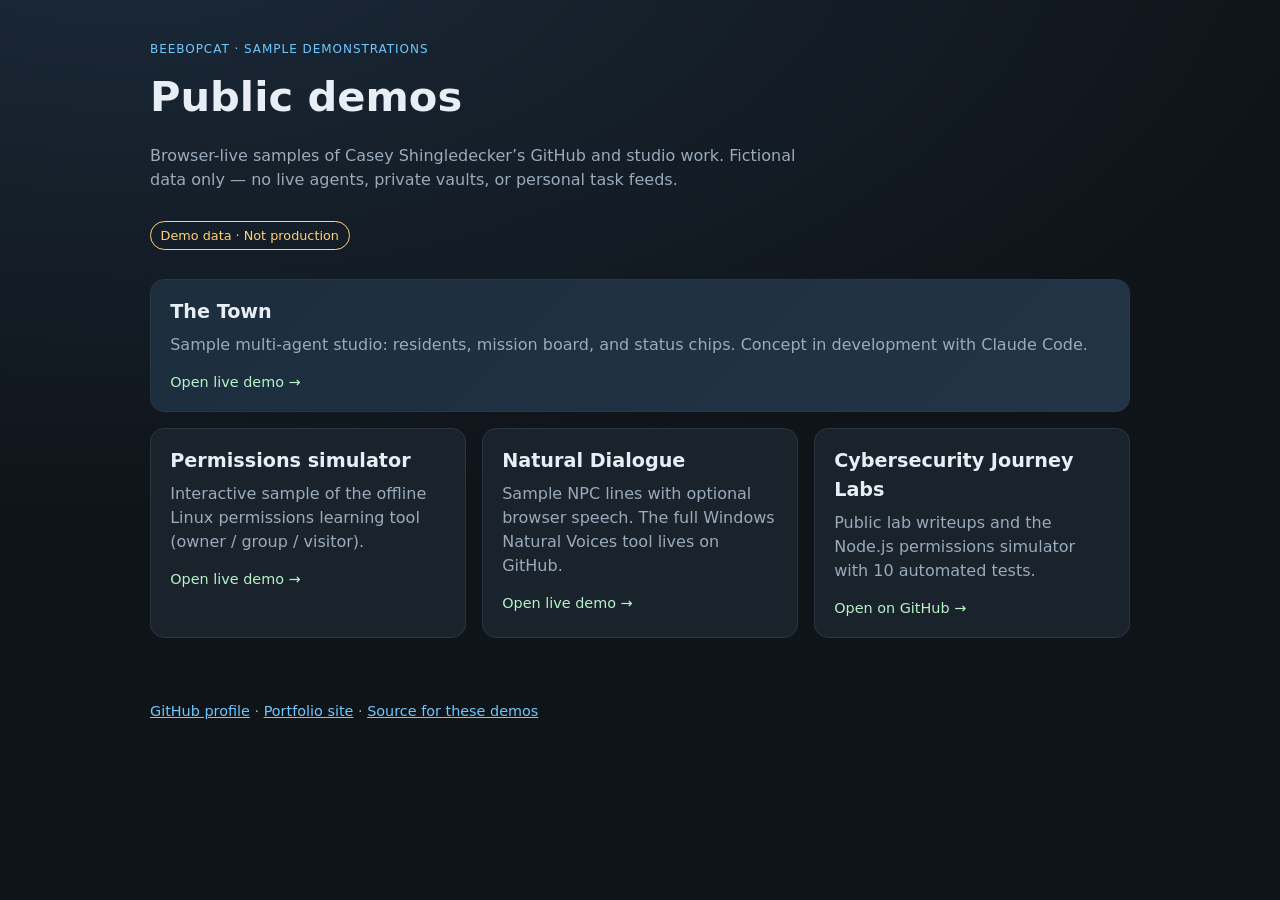
<file: index.html>
<!DOCTYPE html>
<html lang="en">
<head>
  <meta charset="utf-8" />
  <meta name="viewport" content="width=device-width, initial-scale=1" />
  <title>Public demos — Casey Shingledecker</title>
  <link rel="stylesheet" href="styles.css" />
</head>
<body>
  <header class="wrap">
    <p class="eyebrow">Beebopcat · sample demonstrations</p>
    <h1>Public demos</h1>
    <p class="lede">Browser-live samples of Casey Shingledecker’s GitHub and studio work. Fictional data only — no live agents, private vaults, or personal task feeds.</p>
    <p class="badge">Demo data · Not production</p>
  </header>

  <main class="wrap grid">
    <a class="card featured" href="town/">
      <h2>The Town</h2>
      <p>Sample multi-agent studio: residents, mission board, and status chips. Concept in development with Claude Code.</p>
      <span>Open live demo →</span>
    </a>
    <a class="card" href="permissions/">
      <h2>Permissions simulator</h2>
      <p>Interactive sample of the offline Linux permissions learning tool (owner / group / visitor).</p>
      <span>Open live demo →</span>
    </a>
    <a class="card" href="dialogue/">
      <h2>Natural Dialogue</h2>
      <p>Sample NPC lines with optional browser speech. The full Windows Natural Voices tool lives on GitHub.</p>
      <span>Open live demo →</span>
    </a>
    <a class="card" href="https://github.com/Beebopcat/cybersecurity-journey-labs" rel="noopener">
      <h2>Cybersecurity Journey Labs</h2>
      <p>Public lab writeups and the Node.js permissions simulator with 10 automated tests.</p>
      <span>Open on GitHub →</span>
    </a>
  </main>

  <footer class="wrap">
    <p><a href="https://github.com/Beebopcat">GitHub profile</a> · <a href="https://casey-portfolio-store.netlify.app/portfolio">Portfolio site</a> · <a href="https://github.com/Beebopcat/public-demos">Source for these demos</a></p>
  </footer>
</body>
</html>
</file>
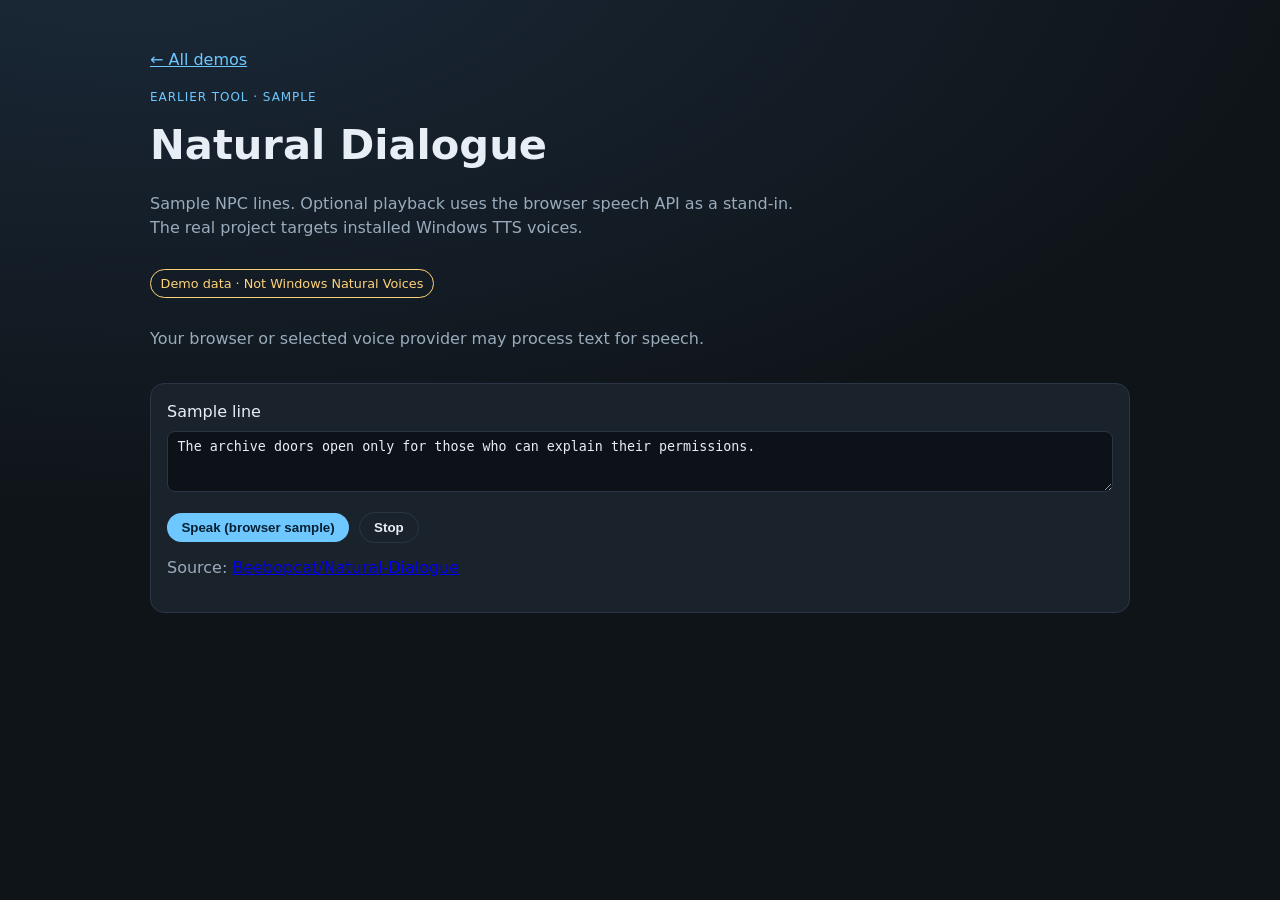
<file: dialogue/index.html>
<!DOCTYPE html>
<html lang="en">
<head>
  <meta charset="utf-8" />
  <meta name="viewport" content="width=device-width, initial-scale=1" />
  <title>Natural Dialogue — sample</title>
  <link rel="stylesheet" href="../styles.css" />
</head>
<body>
  <header class="wrap">
    <nav class="nav"><a href="../">← All demos</a></nav>
    <p class="eyebrow">Earlier tool · sample</p>
    <h1>Natural Dialogue</h1>
    <p class="lede">Sample NPC lines. Optional playback uses the browser speech API as a stand-in. The real project targets installed Windows TTS voices.</p>
    <p class="badge">Demo data · Not Windows Natural Voices</p>
    <p class="lede">Your browser or selected voice provider may process text for speech.</p>
  </header>

  <main class="wrap" style="display:grid; gap:1rem; padding-bottom:2.5rem;">
    <section class="panel">
      <label for="line">Sample line</label><br />
      <textarea id="line" rows="3" style="width:100%; margin-top:0.4rem">The archive doors open only for those who can explain their permissions.</textarea>
      <div class="row" style="margin-top:0.8rem">
        <button id="speak" type="button">Speak (browser sample)</button>
        <button id="stop" type="button" class="secondary">Stop</button>
      </div>
      <p class="lede" style="margin-top:0.8rem">Source: <a href="https://github.com/Beebopcat/Natural-Dialogue">Beebopcat/Natural-Dialogue</a></p>
    </section>
  </main>

  <script>
  document.getElementById("speak").onclick = () => {
    if (!window.speechSynthesis) { alert("Speech synthesis not available in this browser."); return; }
    const u = new SpeechSynthesisUtterance(document.getElementById("line").value);
    u.lang = "en-GB";
    speechSynthesis.cancel();
    speechSynthesis.speak(u);
  };
  document.getElementById("stop").onclick = () => window.speechSynthesis?.cancel();
  </script>
</body>
</html>
</file>
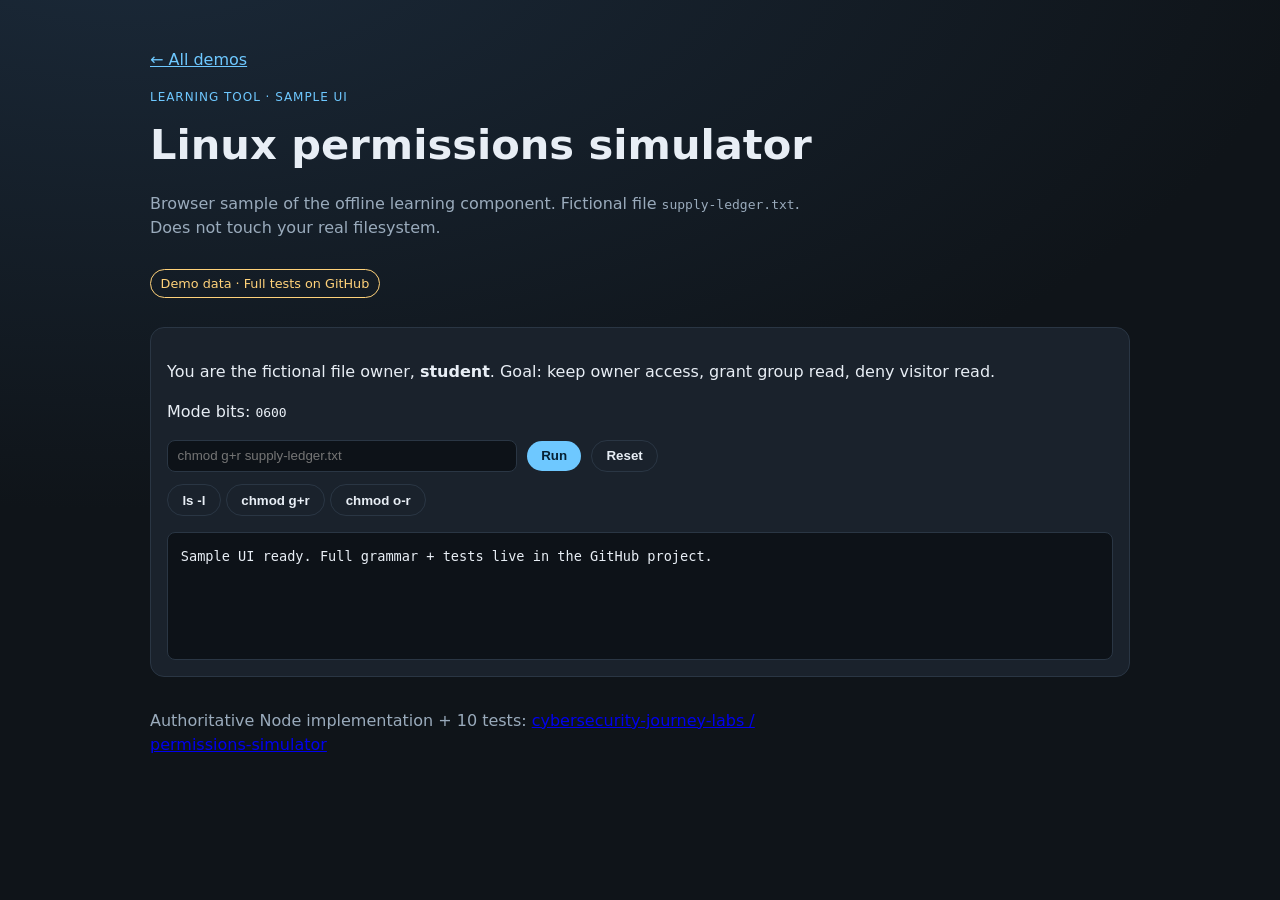
<file: permissions/index.html>
<!DOCTYPE html>
<html lang="en">
<head>
  <meta charset="utf-8" />
  <meta name="viewport" content="width=device-width, initial-scale=1" />
  <title>Permissions simulator — sample UI</title>
  <link rel="stylesheet" href="../styles.css" />
</head>
<body>
  <header class="wrap">
    <nav class="nav"><a href="../">← All demos</a></nav>
    <p class="eyebrow">Learning tool · sample UI</p>
    <h1>Linux permissions simulator</h1>
    <p class="lede">Browser sample of the offline learning component. Fictional file <code>supply-ledger.txt</code>. Does not touch your real filesystem.</p>
    <p class="badge">Demo data · Full tests on GitHub</p>
  </header>

  <main class="wrap" style="display:grid; gap:1rem; padding-bottom:2.5rem;">
    <section class="panel">
      <p>You are the fictional file owner, <strong>student</strong>. Goal: keep owner access, grant group read, deny visitor read.</p>
      <p>Mode bits: <code id="mode">0600</code></p>
      <div class="row">
        <input id="cmd" size="40" placeholder="chmod g+r supply-ledger.txt" />
        <button id="run" type="button">Run</button>
        <button id="reset" type="button" class="secondary">Reset</button>
      </div>
      <p style="margin-top:0.8rem">
        <button type="button" class="secondary" data-fill="ls -l supply-ledger.txt">ls -l</button>
        <button type="button" class="secondary" data-fill="chmod g+r supply-ledger.txt">chmod g+r</button>
        <button type="button" class="secondary" data-fill="chmod o-r supply-ledger.txt">chmod o-r</button>
      </p>
      <div id="out" class="log" style="margin-top:0.8rem"></div>
    </section>
    <p class="lede">Authoritative Node implementation + 10 tests: <a href="https://github.com/Beebopcat/cybersecurity-journey-labs/tree/main/projects/permissions-simulator">cybersecurity-journey-labs / permissions-simulator</a></p>
  </main>

  <script>
  let bits = { u: 6, g: 0, o: 0 };
  const file = "supply-ledger.txt";
  const out = document.getElementById("out");
  const modeEl = document.getElementById("mode");
  function modeStr() { return "0" + bits.u + bits.g + bits.o; }
  function access(who) {
    const b = bits[who];
    return ((b & 4) ? "r" : "-") + ((b & 2) ? "w" : "-") + ((b & 1) ? "x" : "-");
  }
  function refresh() { modeEl.textContent = modeStr(); }
  function applySymbolic(expr) {
    const candidate = { ...bits };
    const parts = expr.split(",");
    for (const part of parts) {
      const m = part.trim().match(/^([ugoa]+)([+=-])([rwx]+)$/);
      if (!m) return false;
      let mask = 0;
      if (m[3].includes("r")) mask |= 4;
      if (m[3].includes("w")) mask |= 2;
      if (m[3].includes("x")) mask |= 1;
      const who = m[1] === "a" ? ["u","g","o"] : m[1].split("");
      for (const w of who) {
        if (!(w in candidate)) return false;
        if (m[2] === "+") candidate[w] |= mask;
        else if (m[2] === "-") candidate[w] &= ~mask & 7;
        else candidate[w] = mask;
      }
    }
    bits = candidate;
    return true;
  }
  function goalCheck() {
    if (bits.u === 6 && bits.g === 4 && bits.o === 0) {
      out.textContent += "Goal met (sample): owner kept, group read, visitor denied.\n";
    }
  }
  function run(raw) {
    const cmd = raw.trim();
    if (!cmd) return;
    if (cmd === "ls -l " + file || cmd === "ls -l") {
      out.textContent += `(sample) mode ${modeStr()}; u=${access("u")} g=${access("g")} o=${access("o")} ${file}\n`;
      return;
    }
    const ch = cmd.match(/^chmod\s+(\S+)\s+supply-ledger\.txt$/);
    if (ch) {
      if (/^0?[0-7]{3}$/.test(ch[1])) {
        const s = ch[1].slice(-3);
        bits = { u: +s[0], g: +s[1], o: +s[2] };
        refresh();
        out.textContent += `ok · mode now ${modeStr()}\n`;
        goalCheck();
        return;
      }
      if (applySymbolic(ch[1])) {
        refresh();
        out.textContent += `ok · mode now ${modeStr()}\n`;
        goalCheck();
        return;
      }
    }
    out.textContent += `unsupported in this sample UI (try chmod g+r ${file})\n`;
  }
  document.getElementById("run").onclick = () => run(document.getElementById("cmd").value);
  document.getElementById("reset").onclick = () => { bits = { u: 6, g: 0, o: 0 }; refresh(); out.textContent = "reset to 0600\n"; };
  document.querySelectorAll("[data-fill]").forEach(b => b.onclick = () => { document.getElementById("cmd").value = b.dataset.fill; });
  refresh();
  out.textContent = "Sample UI ready. Full grammar + tests live in the GitHub project.\n";
  </script>
</body>
</html>
</file>
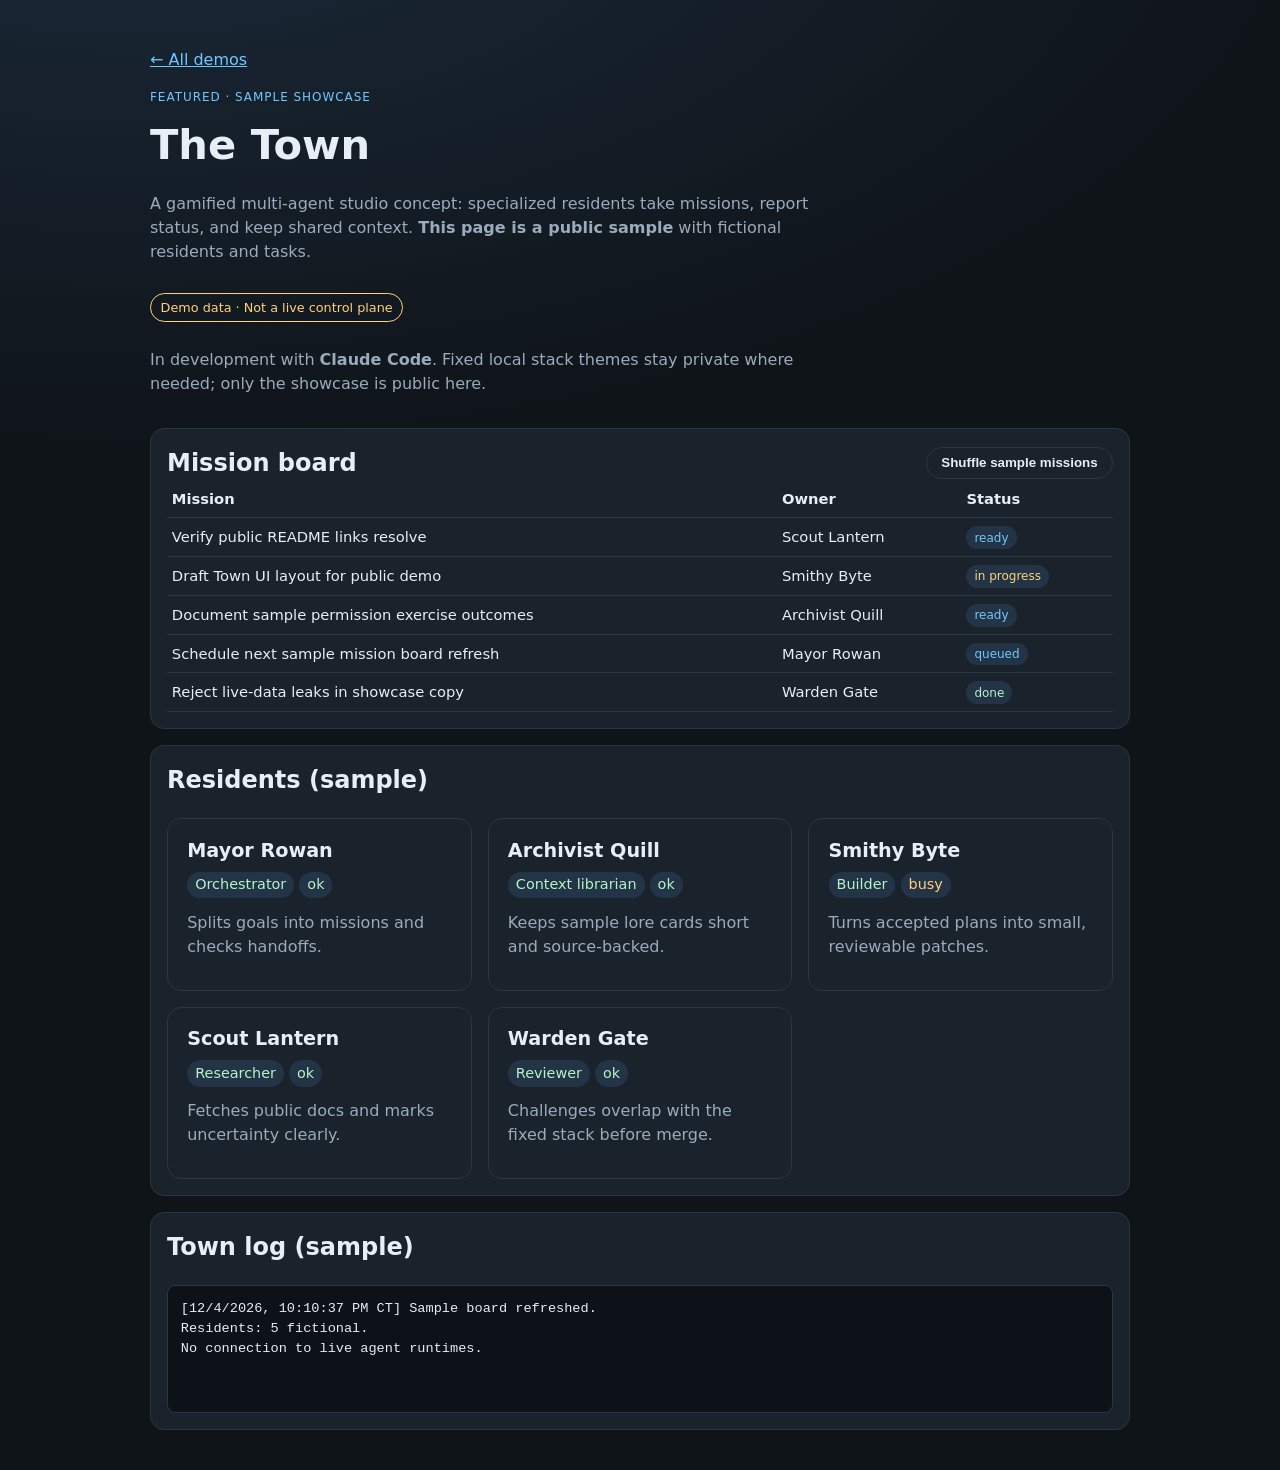
<file: town/index.html>
<!DOCTYPE html>
<html lang="en">
<head>
  <meta charset="utf-8" />
  <meta name="viewport" content="width=device-width, initial-scale=1" />
  <title>The Town — sample demo</title>
  <link rel="stylesheet" href="../styles.css" />
</head>
<body>
  <header class="wrap">
    <nav class="nav"><a href="../">← All demos</a></nav>
    <p class="eyebrow">Featured · sample showcase</p>
    <h1>The Town</h1>
    <p class="lede">A gamified multi-agent studio concept: specialized residents take missions, report status, and keep shared context. <strong>This page is a public sample</strong> with fictional residents and tasks.</p>
    <p class="badge">Demo data · Not a live control plane</p>
    <p class="lede" style="margin-top:0.8rem">In development with <strong>Claude Code</strong>. Fixed local stack themes stay private where needed; only the showcase is public here.</p>
  </header>

  <main class="wrap" style="display:grid; gap:1rem; padding-bottom:2.5rem;">
    <section class="panel">
      <div class="row" style="justify-content:space-between;">
        <h2 style="margin:0;">Mission board</h2>
        <button id="shuffle" type="button" class="secondary">Shuffle sample missions</button>
      </div>
      <table>
        <thead><tr><th>Mission</th><th>Owner</th><th>Status</th></tr></thead>
        <tbody id="missions"></tbody>
      </table>
    </section>

    <section class="panel">
      <h2 style="margin-top:0;">Residents (sample)</h2>
      <div id="residents" class="grid" style="padding:0;"></div>
    </section>

    <section class="panel">
      <h2 style="margin-top:0;">Town log (sample)</h2>
      <div id="log" class="log" aria-live="polite"></div>
    </section>
  </main>

  <script src="town.js"></script>
</body>
</html>
</file>
<file: styles.css>
:root {
  --bg: #0f1419;
  --panel: #1a222c;
  --ink: #e8eef5;
  --muted: #9aabbc;
  --accent: #6ec8ff;
  --accent-2: #b6f3c8;
  --warn: #ffd27a;
  --line: #2a3644;
  --radius: 14px;
  --font: "Segoe UI", system-ui, sans-serif;
}
* { box-sizing: border-box; }
body {
  margin: 0;
  font-family: var(--font);
  background: radial-gradient(1200px 600px at 10% -10%, #1b2a3a, var(--bg));
  color: var(--ink);
  line-height: 1.5;
  min-height: 100vh;
}
.wrap { width: min(980px, calc(100% - 2rem)); margin-inline: auto; }
header { padding: 2.5rem 0 1rem; }
.eyebrow { letter-spacing: 0.08em; text-transform: uppercase; color: var(--accent); font-size: 0.75rem; margin: 0 0 0.5rem; }
h1 { font-size: clamp(1.8rem, 4vw, 2.6rem); margin: 0 0 0.6rem; }
.lede { color: var(--muted); max-width: 42rem; }
.badge {
  display: inline-block;
  margin-top: 0.8rem;
  padding: 0.25rem 0.6rem;
  border: 1px solid var(--warn);
  color: var(--warn);
  border-radius: 999px;
  font-size: 0.8rem;
}
.grid {
  display: grid;
  gap: 1rem;
  grid-template-columns: repeat(auto-fit, minmax(240px, 1fr));
  padding-bottom: 2rem;
}
.card {
  background: var(--panel);
  border: 1px solid var(--line);
  border-radius: var(--radius);
  padding: 1.1rem 1.2rem;
  color: inherit;
  text-decoration: none;
  transition: border-color 0.15s, transform 0.15s;
}
.card:hover { border-color: var(--accent); transform: translateY(-2px); }
.card.featured { grid-column: 1 / -1; background: linear-gradient(135deg, #1c2d3d, #243447); }
.card h2 { margin: 0 0 0.4rem; font-size: 1.2rem; }
.card p { margin: 0 0 0.8rem; color: var(--muted); }
.card span { color: var(--accent-2); font-size: 0.9rem; }
footer { padding: 1rem 0 2.5rem; color: var(--muted); font-size: 0.9rem; }
footer a { color: var(--accent); }
.panel {
  background: var(--panel);
  border: 1px solid var(--line);
  border-radius: var(--radius);
  padding: 1rem;
}
.row { display: flex; flex-wrap: wrap; gap: 0.6rem; align-items: center; }
button, .btn {
  background: var(--accent);
  color: #062033;
  border: 0;
  border-radius: 999px;
  padding: 0.45rem 0.9rem;
  font-weight: 600;
  cursor: pointer;
}
button.secondary { background: transparent; color: var(--ink); border: 1px solid var(--line); }
input, select, textarea {
  background: #0d1218;
  color: var(--ink);
  border: 1px solid var(--line);
  border-radius: 8px;
  padding: 0.45rem 0.6rem;
}
.log {
  font-family: ui-monospace, Consolas, monospace;
  font-size: 0.85rem;
  white-space: pre-wrap;
  background: #0d1218;
  border-radius: 8px;
  padding: 0.8rem;
  min-height: 8rem;
  border: 1px solid var(--line);
}
.chip {
  display: inline-block;
  padding: 0.15rem 0.5rem;
  border-radius: 999px;
  background: #243447;
  color: var(--accent);
  font-size: 0.75rem;
}
.chip.ok { color: var(--accent-2); }
.chip.busy { color: var(--warn); }
table { width: 100%; border-collapse: collapse; }
td, th { text-align: left; padding: 0.45rem 0.3rem; border-bottom: 1px solid var(--line); font-size: 0.92rem; }
.nav { margin: 0.5rem 0 1rem; }
.nav a { color: var(--accent); margin-right: 1rem; }
</file>
